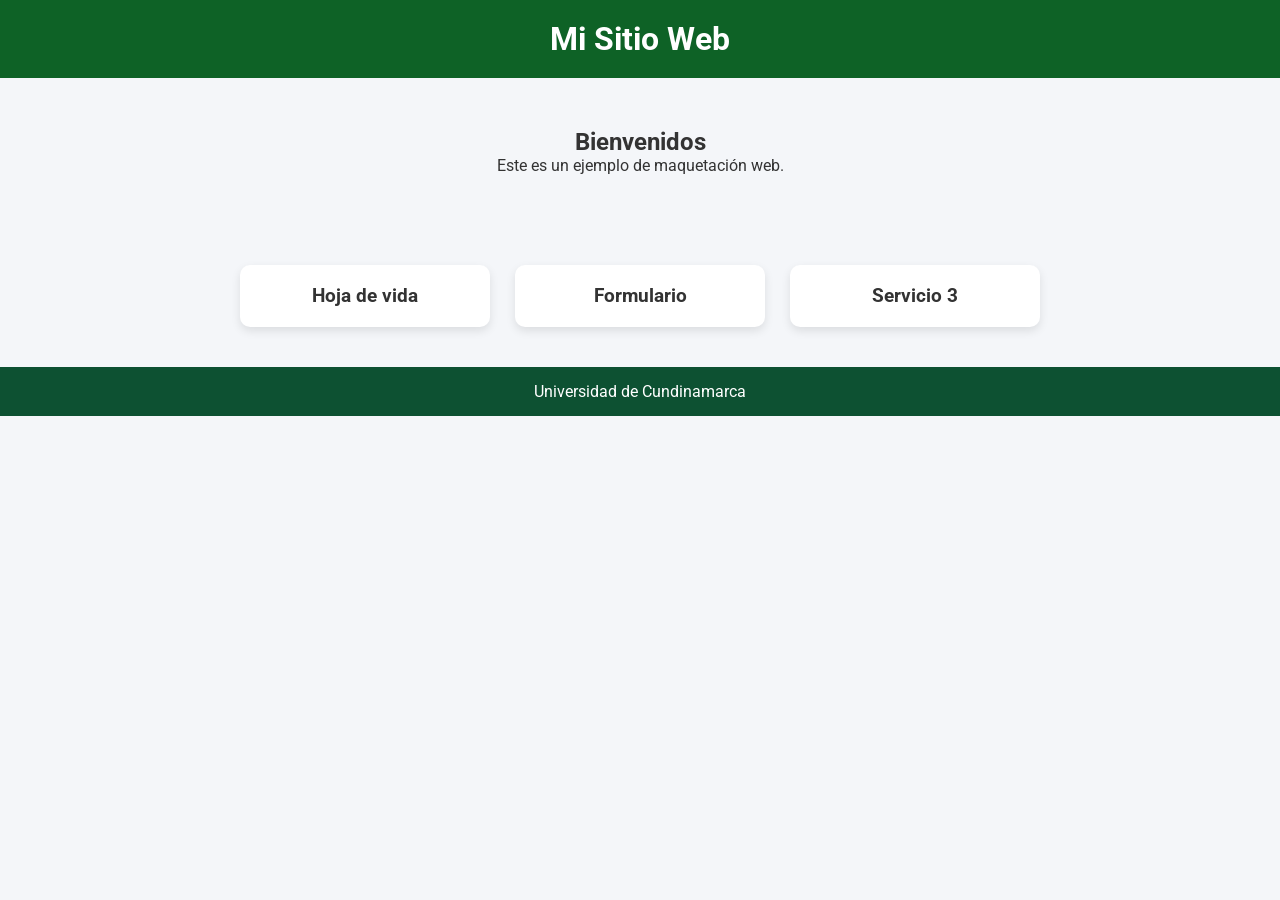
<file: index.html>
<!DOCTYPE html>
<html lang="es">

<head>
    <meta charset="UTF-8">
    <title>Laboratorio CSS</title>

    <link href="https://fonts.googleapis.com/css2?family=Roboto:wght@300;400;700&display=swap" rel="stylesheet">

    <style>
        * { margin:0; padding:0; box-sizing:border-box; }

        body {
            font-family: 'Roboto', sans-serif;
            background-color: #f4f6f9;
            color: #333;
        }

        header {
            background-color: #0e6226;
            color: white;
            padding: 20px;
            text-align: center;
        }

        nav ul {
            display: flex;
            justify-content: center;
            gap: 30px;
            list-style: none;
            margin-top: 10px;
        }

        nav a {
            text-decoration: none;
            color: white;
        }

        nav a:hover {
            color: #00c2a8;
        }

        .principal {
            text-align: center;
            padding: 50px 20px;
        }

        .cards {
            display: flex;
            justify-content: center;
            gap: 25px;
            padding: 40px;
            flex-wrap: wrap;
        }

        .card {
            background: white;
            padding: 20px;
            width: 250px;
            border-radius: 10px;
            text-align: center;
            text-decoration: none;
            color: inherit;
            box-shadow: 0 4px 10px rgba(0,0,0,0.1);
        }

        .card:hover {
            transform: translateY(-10px);
        }

        footer {
            background-color: #0d5132;
            color: white;
            text-align: center;
            padding: 15px;
        }
    </style>
</head>

<body>

<header>
    <h1>Mi Sitio Web</h1>
</header>

<section class="principal">
    <h2>Bienvenidos</h2>
    <p>Este es un ejemplo de maquetación web.</p>
</section>

<section class="cards">

    <a href="hoja_de_vida.html" class="card">
        <h3>Hoja de vida</h3>
    </a>

    <a href="formulario.html" class="card">
        <h3>Formulario</h3>
    </a>

    <div class="card">
        <h3>Servicio 3</h3>
    </div>

</section>

<footer>
    <p>Universidad de Cundinamarca</p>
</footer>

</body>
</html>
</file>
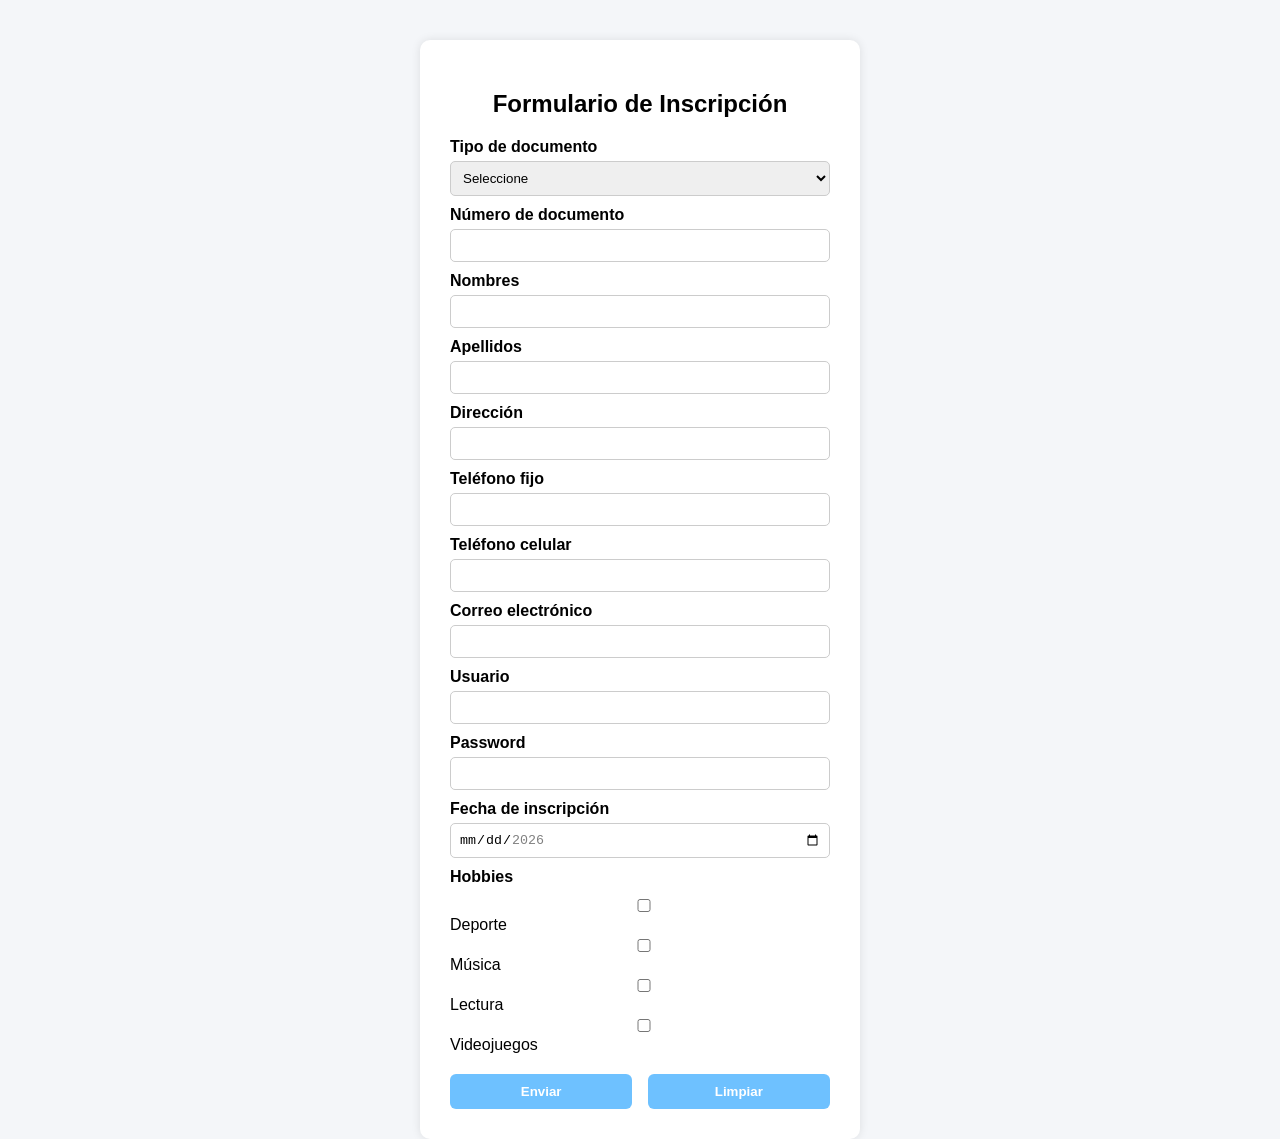
<file: formulario.html>
<!DOCTYPE html>
<html lang="es">

<head>
<meta charset="UTF-8">
<title>Formulario de Inscripción</title>
<link rel="stylesheet" href="style1.css"

</head>

<body>

<div class="formulario">

<h2>Formulario de Inscripción</h2>

<form>

<label>Tipo de documento</label>
<select required>
<option value="">Seleccione</option>
<option>Cédula</option>
<option>Tarjeta de Identidad</option>
<option>Pasaporte</option>
</select>

<label>Número de documento</label>
<input type="text" pattern="[0-9]+" title="Solo números" required>

<label>Nombres</label>
<input type="text" minlength="3" maxlength="64" required>

<label>Apellidos</label>
<input type="text" minlength="3" maxlength="64" required>

<label>Dirección</label>
<input type="text" required>

<label>Teléfono fijo</label>
<input type="tel" pattern="[0-9]+" title="Solo números" required>

<label>Teléfono celular</label>
<input type="tel" pattern="[0-9]+" title="Solo números" required>

<label>Correo electrónico</label>
<input type="email" required>

<label>Usuario</label>
<input type="text" pattern="[A-Za-z]{3,14}[0-9]{0,2}" title="3 a 16 caracteres y máximo 2 números al final" required>

<label>Password</label>
<input type="password"
pattern="(?=.*[A-Z])(?=(.*[a-z]){2,})(?=(.*[0-9]){5,})[A-Za-z0-9!?+\-/&$]{16}"
title="Debe tener 16 caracteres, 1 mayúscula, 2 minúsculas, 5 números y símbolos !?-+/&$"
required>

<label>Fecha de inscripción</label>
<input type="date" min="2026-02-15" max="2026-03-06" required>

<label>Hobbies</label>

<div class="hobbies">
<input type="checkbox"> Deporte<br>
<input type="checkbox"> Música<br>
<input type="checkbox"> Lectura<br>
<input type="checkbox"> Videojuegos
</div>

<div class="botones">
<button type="submit">Enviar</button>
<button type="reset">Limpiar</button>
</div>

</form>

</div>

</body>
</html>
</file>
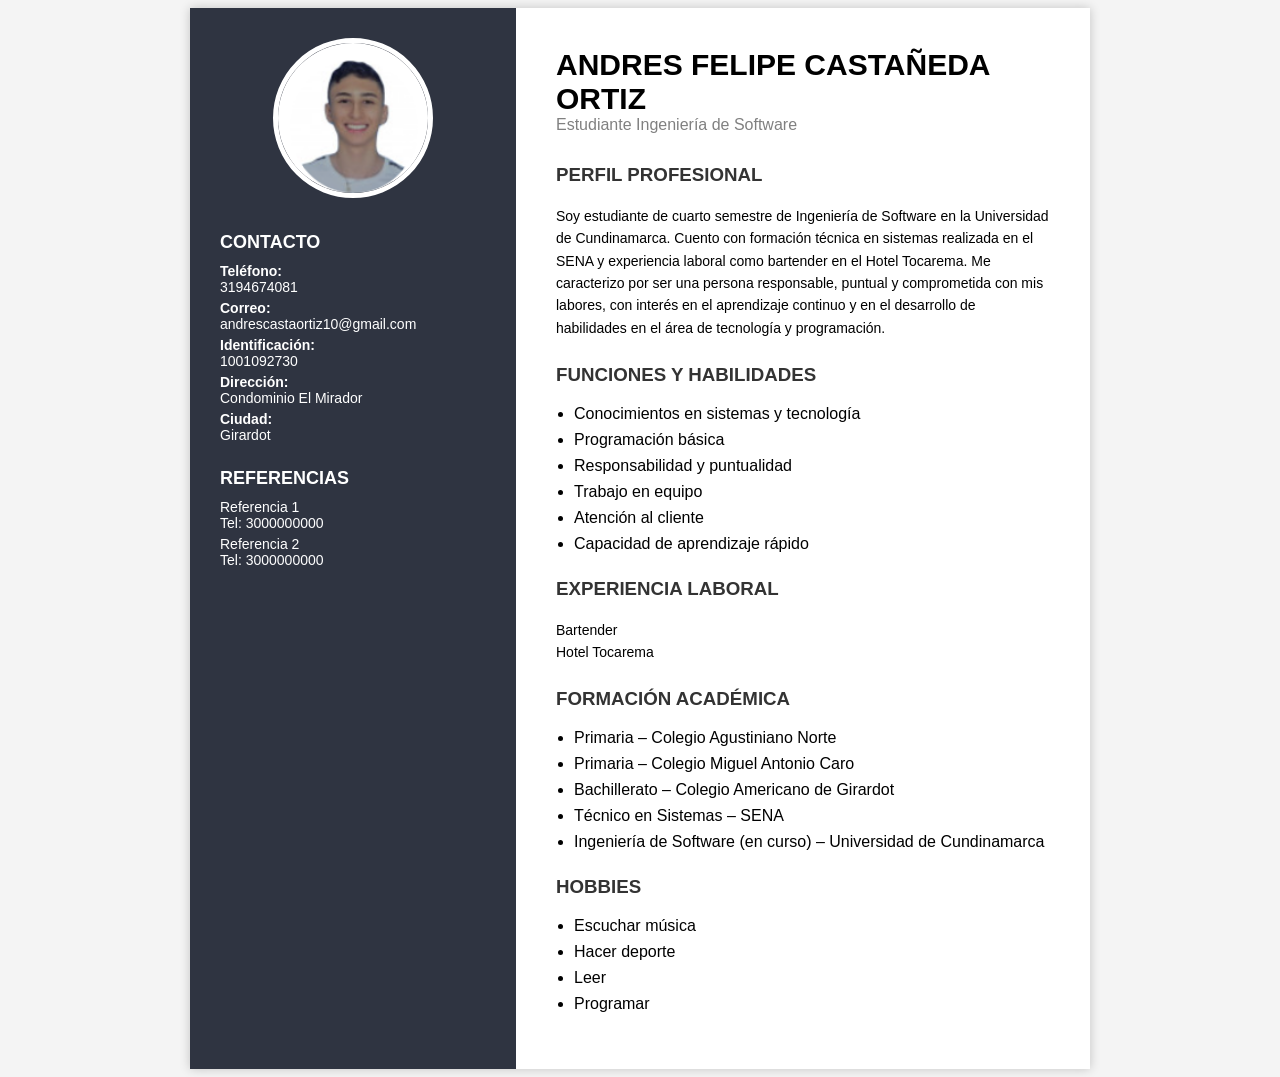
<file: hoja_de_vida.html>
<!DOCTYPE html>
<html lang="es">
<head>
<meta charset="UTF-8">
<title>Hoja de Vida - Andres Felipe Castañeda Ortiz</title>
<link rel="stylesheet" href="style.css"
</head>

<body>

<div class="container">

<!-- COLUMNA IZQUIERDA -->

<div class="left">

<div class="foto">
<img src="foto.png">
</div>

<div class="section-title">CONTACTO</div>

<p><b>Teléfono:</b><br>3194674081</p>

<p><b>Correo:</b><br>
andrescastaortiz10@gmail.com</p>

<p><b>Identificación:</b><br>
1001092730</p>

<p><b>Dirección:</b><br>
Condominio El Mirador</p>

<p><b>Ciudad:</b><br>
Girardot</p>


<div class="section-title">REFERENCIAS</div>

<p>
Referencia 1<br>
Tel: 3000000000
</p>

<p>
Referencia 2<br>
Tel: 3000000000
</p>

</div>


<!-- COLUMNA DERECHA -->

<div class="right">

<div class="nombre">ANDRES FELIPE CASTAÑEDA ORTIZ</div>
<div class="titulo">Estudiante Ingeniería de Software</div>

<h3>PERFIL PROFESIONAL</h3>

<p>
Soy estudiante de cuarto semestre de Ingeniería de Software en la Universidad de Cundinamarca. 
Cuento con formación técnica en sistemas realizada en el SENA y experiencia laboral como bartender 
en el Hotel Tocarema. Me caracterizo por ser una persona responsable, puntual y comprometida con 
mis labores, con interés en el aprendizaje continuo y en el desarrollo de habilidades en el área 
de tecnología y programación.
</p>

<h3>FUNCIONES Y HABILIDADES</h3>

<ul>
<li>Conocimientos en sistemas y tecnología</li>
<li>Programación básica</li>
<li>Responsabilidad y puntualidad</li>
<li>Trabajo en equipo</li>
<li>Atención al cliente</li>
<li>Capacidad de aprendizaje rápido</li>
</ul>

<h3>EXPERIENCIA LABORAL</h3>

<p>
Bartender<br>
Hotel Tocarema
</p>

<h3>FORMACIÓN ACADÉMICA</h3>

<ul>
<li>Primaria – Colegio Agustiniano Norte</li>
<li>Primaria – Colegio Miguel Antonio Caro</li>
<li>Bachillerato – Colegio Americano de Girardot</li>
<li>Técnico en Sistemas – SENA</li>
<li>Ingeniería de Software (en curso) – Universidad de Cundinamarca</li>
</ul>

<h3>HOBBIES</h3>

<ul>
<li>Escuchar música</li>
<li>Hacer deporte</li>
<li>Leer</li>
<li>Programar</li>
</ul>

</div>

</div>

</body>
</html>
</file>
<file: style1.css>
body{
font-family: Arial, sans-serif;
background:#f4f6f9;
display:flex;
justify-content:center;
align-items:flex-start;
min-height:100vh;
margin:0;
padding-top:40px;
}

.formulario{
background:white;
padding:30px;
border-radius:10px;
box-shadow:0 0 10px rgba(0,0,0,0.1);
width:380px;
}

h2{
text-align:center;
margin-bottom:20px;
}

label{
display:block;
margin-top:10px;
font-weight:bold;
}

input, select{
width:100%;
padding:8px;
margin-top:5px;
border:1px solid #ccc;
border-radius:5px;
box-sizing:border-box;
}

.hobbies{
margin-top:8px;
}

.botones{
display:flex;
justify-content:space-between;
margin-top:20px;
}

button{
background:#6ec1ff;
border:none;
padding:10px;
width:48%;
border-radius:6px;
color:white;
font-weight:bold;
cursor:pointer;
}

button:hover{
background:#4aa9ee;
}
</file>
<file: style.css>
body{
    font-family: Arial, Helvetica, sans-serif;
    background:#f4f4f4;
}

.container{
    width:900px;
    margin:auto;
    background:white;
    display:flex;
    box-shadow:0px 0px 10px rgba(0,0,0,0.2);
}

/* COLUMNA IZQUIERDA */

.left{
    width:35%;
    background:#2f3441;
    color:white;
    padding:30px;
}

.foto{
    text-align:center;
    margin-bottom:30px;
}

.foto img{
    width:150px;
    height:150px;
    border-radius:50%;
    border:5px solid white;
}

.section-title{
    font-weight:bold;
    margin-top:25px;
    margin-bottom:10px;
    font-size:18px;
}

.left p{
    margin:5px 0;
    font-size:14px;
}

/* COLUMNA DERECHA */

.right{
    width:65%;
    padding:40px;
}

.nombre{
    font-size:30px;
    font-weight:bold;
}

.titulo{
    color:gray;
    margin-bottom:30px;
}

.right h3{
    margin-top:25px;
    color:#333;
}

.right p{
    font-size:14px;
    line-height:1.6;
}

ul{
    padding-left:18px;
}

li{
    margin-bottom:8px;
}
</file>
